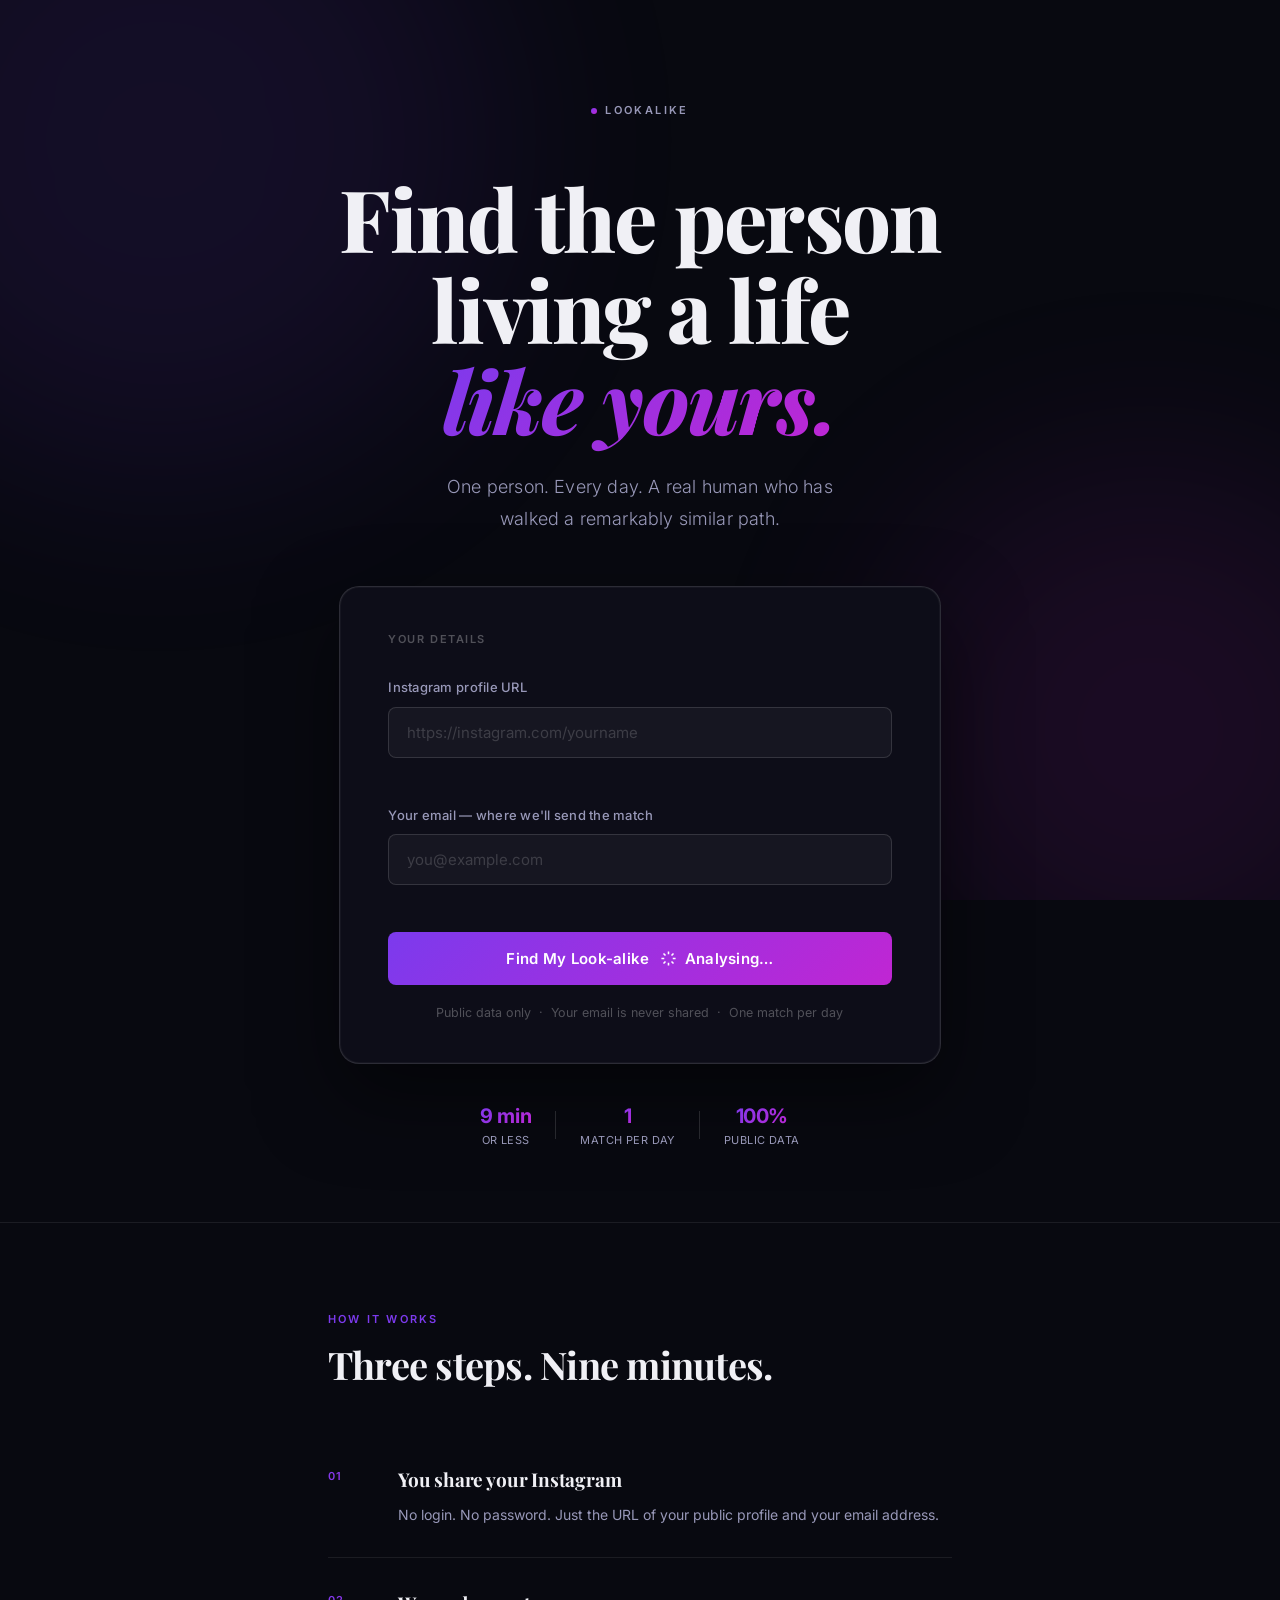
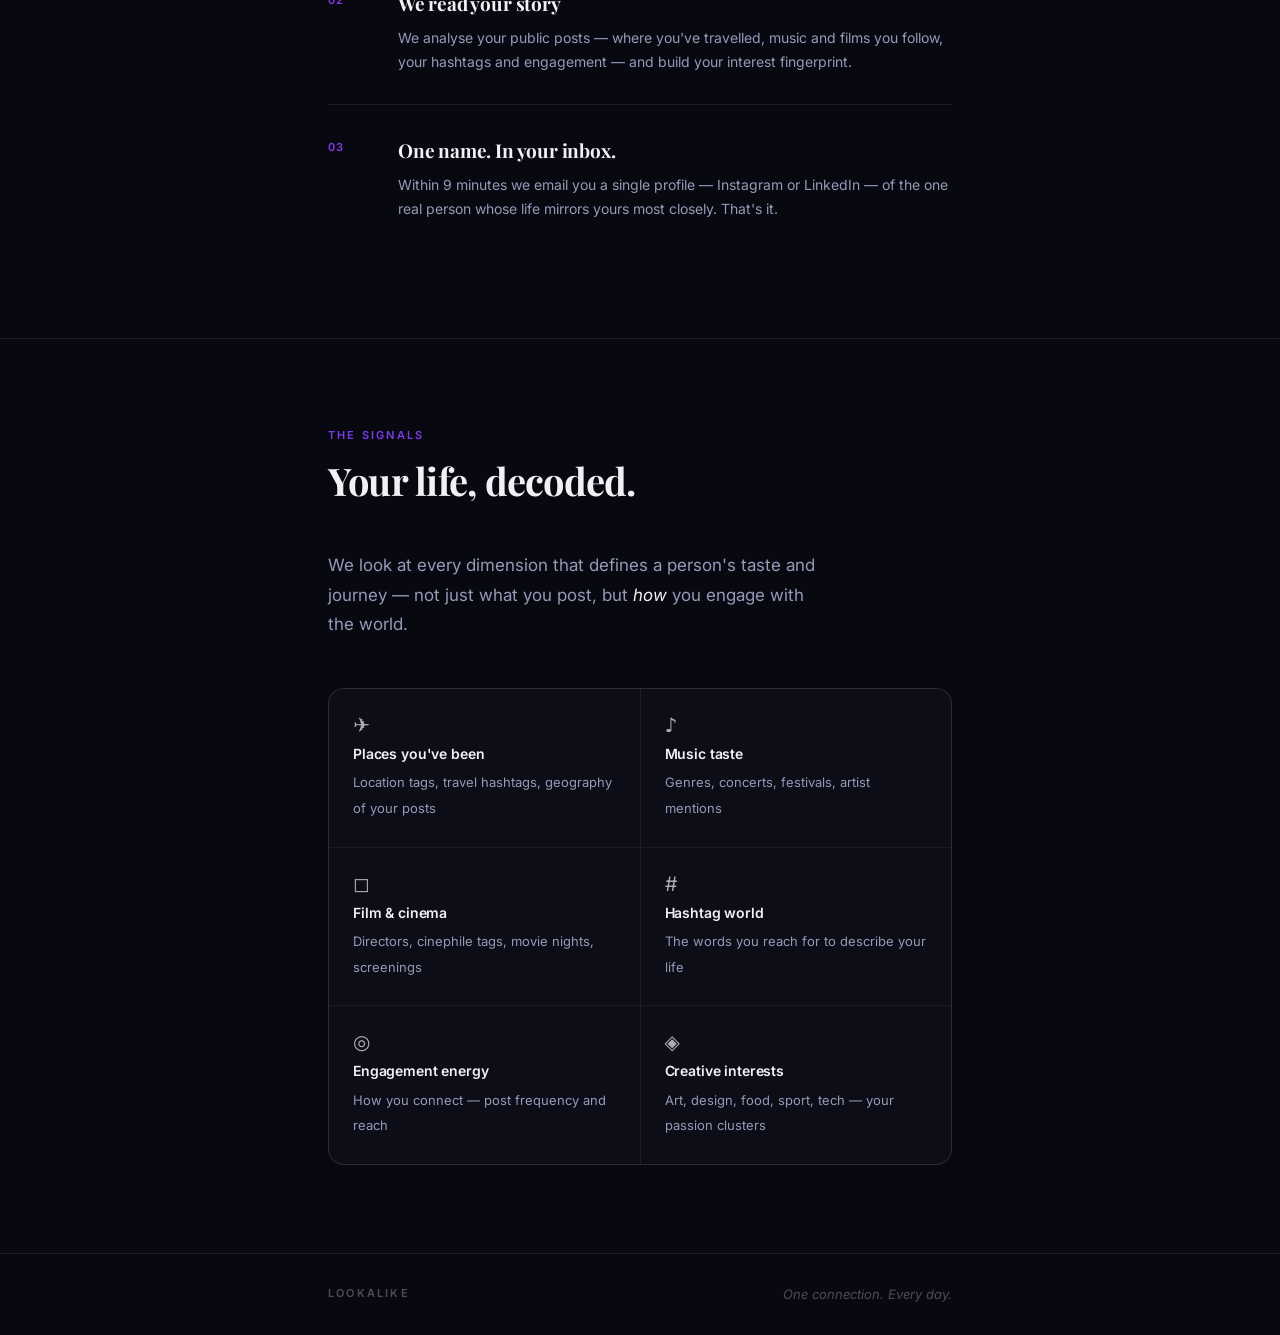
<file: index.html>
<!DOCTYPE html>
<html lang="en">
<head>
  <meta charset="UTF-8" />
  <meta name="viewport" content="width=device-width, initial-scale=1.0" />
  <title>LookAlike — Find the person living a life like yours</title>
  <meta name="description" content="Every day, one match. Drop your Instagram — in 9 minutes we email you one real person who has walked a remarkably similar path." />
  <meta property="og:type" content="website" />
  <meta property="og:title" content="LookAlike — Find the person living a life like yours" />
  <meta property="og:description" content="Every day, one match. Drop your Instagram link and we'll email you the one person who shares your exact mindset." />
  <meta name="twitter:card" content="summary_large_image" />
  <meta name="twitter:title" content="LookAlike — Find the person living a life like yours" />
  <meta name="twitter:description" content="One person. Every day. Someone who has walked a life like yours." />
  <link rel="preconnect" href="https://fonts.googleapis.com" />
  <link href="https://fonts.googleapis.com/css2?family=Playfair+Display:ital,wght@0,700;0,800;1,700&family=Inter:wght@300;400;500;600&display=swap" rel="stylesheet" />
  <style>
    :root{
      --bg:#080910;--bg-card:#0d0d18;--surface:rgba(255,255,255,.04);
      --border:rgba(255,255,255,.08);--border-hi:rgba(255,255,255,.13);
      --text:#f0f0f5;--text-2:#9898b8;--text-3:rgba(255,255,255,.28);
      --accent-a:#7c3aed;--accent-b:#c026d3;
      --grad:linear-gradient(135deg,#7c3aed,#c026d3);
      --red:#f87171;
      --font-d:'Playfair Display',Georgia,serif;
      --font-ui:'Inter',system-ui,sans-serif;
      --ease:cubic-bezier(.4,0,.2,1);
    }
    *,*::before,*::after{box-sizing:border-box;margin:0;padding:0}
    html{scroll-behavior:smooth}
    body{background:var(--bg);color:var(--text);font-family:var(--font-ui);font-size:16px;line-height:1.6;min-height:100vh;overflow-x:hidden;-webkit-font-smoothing:antialiased}

    /* Blobs */
    .ambient{position:fixed;inset:0;overflow:hidden;pointer-events:none;z-index:0}
    .blob{position:absolute;border-radius:50%;filter:blur(110px);opacity:.1}
    .blob-v{width:680px;height:680px;background:var(--accent-a);top:-200px;left:-180px;animation:pulse 18s ease-in-out infinite}
    .blob-f{width:540px;height:540px;background:var(--accent-b);bottom:-100px;right:-140px;animation:pulse 22s ease-in-out infinite reverse}
    @keyframes pulse{0%,100%{transform:scale(1) translate(0,0)}50%{transform:scale(1.1) translate(30px,-30px)}}

    .container{max-width:680px;margin:0 auto;padding:0 28px;position:relative;z-index:1}

    /* HERO */
    .hero{min-height:100vh;display:flex;align-items:center;padding:96px 0 72px;text-align:center}

    .wordmark{display:inline-flex;align-items:center;gap:8px;font-size:11px;font-weight:600;letter-spacing:.22em;text-transform:uppercase;color:var(--text-2);margin-bottom:52px}
    .dot{display:block;width:6px;height:6px;border-radius:50%;background:var(--grad)}

    .headline{font-family:var(--font-d);font-size:clamp(50px,9vw,86px);font-weight:800;line-height:1.06;letter-spacing:-.02em;margin-bottom:26px}
    .accent{font-style:italic;background:var(--grad);-webkit-background-clip:text;-webkit-text-fill-color:transparent;background-clip:text}

    .tagline{font-size:18px;font-weight:300;color:var(--text-2);line-height:1.75;max-width:440px;margin:0 auto 52px;letter-spacing:.01em}

    /* CARD */
    .card{background:var(--bg-card);border:1px solid var(--border-hi);border-radius:20px;padding:44px 48px 40px;text-align:left;box-shadow:0 32px 80px rgba(0,0,0,.5),0 0 0 1px rgba(255,255,255,.04) inset}
    @media(max-width:520px){.card{padding:28px 22px 24px}}

    .legend{font-size:11px;font-weight:600;letter-spacing:.14em;text-transform:uppercase;color:var(--text-3);margin-bottom:28px}
    .field{margin-bottom:22px}
    .field label{display:block;font-size:13px;font-weight:500;color:var(--text-2);margin-bottom:9px;letter-spacing:.02em}
    input[type=url],input[type=email]{display:block;width:100%;padding:15px 18px;background:rgba(255,255,255,.04);border:1px solid var(--border-hi);border-radius:8px;color:var(--text);font-family:var(--font-ui);font-size:15px;outline:none;transition:border-color .18s var(--ease),box-shadow .18s var(--ease)}
    input::placeholder{color:rgba(255,255,255,.17)}
    input:focus{border-color:var(--accent-a);box-shadow:0 0 0 3px rgba(124,58,237,.18)}
    input.err{border-color:var(--red);box-shadow:0 0 0 3px rgba(248,113,113,.14)}
    .ferr{display:block;color:var(--red);font-size:12.5px;margin-top:7px;min-height:18px}

    .btn{display:flex;align-items:center;justify-content:center;gap:10px;width:100%;padding:17px 24px;margin-top:8px;background:var(--grad);border:none;border-radius:8px;color:#fff;font-family:var(--font-ui);font-size:15px;font-weight:600;letter-spacing:.02em;cursor:pointer;transition:opacity .18s,transform .14s,box-shadow .18s}
    .btn:hover:not(:disabled){opacity:.87;transform:translateY(-2px);box-shadow:0 14px 40px rgba(124,58,237,.38)}
    .btn:active:not(:disabled){transform:translateY(0)}
    .btn:disabled{opacity:.5;cursor:not-allowed}
    .spin{width:17px;height:17px;animation:spin .8s linear infinite}
    @keyframes spin{to{transform:rotate(360deg)}}
    .footnote{text-align:center;color:var(--text-3);font-size:12.5px;margin-top:18px}

    /* SUCCESS */
    .success{text-align:center}
    .success-kicker{font-size:11px;font-weight:600;letter-spacing:.2em;text-transform:uppercase;color:var(--accent-a);margin-bottom:14px}
    .success-h{font-family:var(--font-d);font-size:clamp(26px,5vw,36px);font-weight:700;line-height:1.15;letter-spacing:-.02em;margin-bottom:16px}
    .success-p{font-size:16px;color:var(--text-2);line-height:1.75;margin-bottom:32px;max-width:380px;margin-left:auto;margin-right:auto}
    .prog-track{height:3px;background:rgba(255,255,255,.07);border-radius:100px;overflow:hidden;margin-bottom:10px}
    .prog-fill{height:100%;width:100%;background:var(--grad);border-radius:100px;transform-origin:left;transition:transform 1s linear}
    .prog-lbl{font-size:13px;color:var(--text-2);font-variant-numeric:tabular-nums}
    .success-fn{font-size:13px;color:var(--text-3);margin-top:10px}

    /* STATS */
    .stats{display:flex;align-items:center;justify-content:center;gap:24px;margin-top:36px}
    .stat{display:flex;flex-direction:column;align-items:center}
    .stat-n{font-size:20px;font-weight:700;letter-spacing:-.02em;background:var(--grad);-webkit-background-clip:text;-webkit-text-fill-color:transparent;background-clip:text}
    .stat-l{font-size:11px;color:var(--text-2);letter-spacing:.04em;text-transform:uppercase}
    .stat-div{width:1px;height:28px;background:var(--border-hi)}

    /* SECTIONS */
    .section{padding:88px 0;border-top:1px solid var(--border)}
    .kicker{font-size:11px;font-weight:600;letter-spacing:.2em;text-transform:uppercase;color:var(--accent-a);margin-bottom:14px}
    .sec-title{font-family:var(--font-d);font-size:clamp(26px,4vw,38px);font-weight:700;letter-spacing:-.02em;line-height:1.15;margin-bottom:48px}
    .sec-intro{font-size:17px;color:var(--text-2);line-height:1.75;max-width:500px;margin-bottom:48px}
    .sec-intro em{font-style:italic;color:var(--text)}

    /* STEPS */
    .steps{list-style:none}
    .step{padding:30px 0;border-bottom:1px solid var(--border);display:grid;grid-template-columns:48px 1fr;column-gap:22px}
    .step:last-child{border-bottom:none}
    .step-num{font-size:11px;font-weight:600;letter-spacing:.1em;text-transform:uppercase;background:var(--grad);-webkit-background-clip:text;-webkit-text-fill-color:transparent;background-clip:text;padding-top:4px}
    .step-title{font-family:var(--font-d);font-size:19px;font-weight:700;letter-spacing:-.01em;margin-bottom:8px}
    .step-body{font-size:14px;color:var(--text-2);line-height:1.7;grid-column:2}

    /* SIGNALS */
    .sig-grid{list-style:none;display:grid;grid-template-columns:repeat(2,1fr);gap:1px;background:var(--border);border:1px solid var(--border);border-radius:16px;overflow:hidden}
    @media(max-width:520px){.sig-grid{grid-template-columns:1fr}}
    .sig-item{background:var(--bg-card);padding:26px 24px;transition:background .18s}
    .sig-item:hover{background:rgba(124,58,237,.06)}
    .sig-icon{font-size:20px;line-height:1;margin-bottom:8px;display:block;opacity:.7}
    .sig-name{font-size:14px;font-weight:600;color:var(--text);letter-spacing:-.01em;display:block;margin-bottom:4px}
    .sig-desc{font-size:13px;color:var(--text-2);line-height:1.5}

    /* FOOTER */
    .footer{border-top:1px solid var(--border);padding:30px 0}
    .footer-inner{display:flex;align-items:center;justify-content:space-between;flex-wrap:wrap;gap:8px}
    .footer-brand{font-size:11px;font-weight:600;letter-spacing:.2em;color:var(--text-3)}
    .footer-copy{font-size:13px;color:var(--text-3);font-style:italic}
  </style>
</head>
<body>

<div class="ambient" aria-hidden="true">
  <div class="blob blob-v"></div>
  <div class="blob blob-f"></div>
</div>

<!-- HERO -->
<main class="hero">
  <div class="container">

    <div class="wordmark">
      <span class="dot"></span>
      LOOKALIKE
    </div>

    <h1 class="headline">
      Find the person<br />
      living a life<br />
      <em class="accent">like&nbsp;yours.</em>
    </h1>

    <p class="tagline">
      One person. Every day. A real human who has<br />
      walked a remarkably similar path.
    </p>

    <!-- FORM CARD -->
    <div class="card">

      <form id="form" novalidate>
        <p class="legend">Your details</p>

        <div class="field">
          <label for="ig">Instagram profile URL</label>
          <input type="url" id="ig" name="instagram_url" placeholder="https://instagram.com/yourname" autocomplete="off" spellcheck="false" />
          <span class="ferr" id="ig-err"></span>
        </div>

        <div class="field">
          <label for="em">Your email &mdash; where we'll send the match</label>
          <input type="email" id="em" name="email" placeholder="you@example.com" />
          <span class="ferr" id="em-err"></span>
        </div>

        <button type="submit" class="btn" id="btn">
          <span id="btn-label">Find My Look-alike</span>
          <span id="btn-loading" hidden style="display:flex;align-items:center;gap:8px">
            <svg class="spin" viewBox="0 0 24 24" fill="none" stroke="currentColor" stroke-width="2.2">
              <path d="M12 2v4M12 18v4M4.93 4.93l2.83 2.83M16.24 16.24l2.83 2.83M2 12h4M18 12h4M4.93 19.07l2.83-2.83M16.24 7.76l2.83-2.83"/>
            </svg>
            Analysing&hellip;
          </span>
        </button>

        <p class="footnote">Public data only &nbsp;&middot;&nbsp; Your email is never shared &nbsp;&middot;&nbsp; One match per day</p>
      </form>

      <!-- SUCCESS -->
      <div id="success" hidden>
        <p class="success-kicker">You're in.</p>
        <h2 class="success-h">We're searching<br />for your look-alike.</h2>
        <p class="success-p">Expect an email within <strong>9&nbsp;minutes</strong> with one Instagram or LinkedIn profile &mdash; the person who matches your journey most closely.</p>
        <div style="margin-bottom:16px">
          <div class="prog-track"><div class="prog-fill" id="prog"></div></div>
          <div class="prog-lbl" id="prog-lbl">9:00 remaining</div>
        </div>
        <p class="success-fn">Nothing? Check your spam folder.</p>
      </div>

    </div>

    <div class="stats">
      <div class="stat"><span class="stat-n">9 min</span><span class="stat-l">or less</span></div>
      <div class="stat-div"></div>
      <div class="stat"><span class="stat-n">1</span><span class="stat-l">match per day</span></div>
      <div class="stat-div"></div>
      <div class="stat"><span class="stat-n">100%</span><span class="stat-l">public data</span></div>
    </div>

  </div>
</main>

<!-- HOW IT WORKS -->
<section class="section">
  <div class="container">
    <p class="kicker">How it works</p>
    <h2 class="sec-title">Three steps. Nine minutes.</h2>
    <ol class="steps" role="list">
      <li class="step">
        <span class="step-num">01</span>
        <div>
          <h3 class="step-title">You share your Instagram</h3>
          <p class="step-body">No login. No password. Just the URL of your public profile and your email address.</p>
        </div>
      </li>
      <li class="step">
        <span class="step-num">02</span>
        <div>
          <h3 class="step-title">We read your story</h3>
          <p class="step-body">We analyse your public posts &mdash; where you've travelled, music and films you follow, your hashtags and engagement &mdash; and build your interest fingerprint.</p>
        </div>
      </li>
      <li class="step">
        <span class="step-num">03</span>
        <div>
          <h3 class="step-title">One name. In your inbox.</h3>
          <p class="step-body">Within 9 minutes we email you a single profile &mdash; Instagram or LinkedIn &mdash; of the one real person whose life mirrors yours most closely. That's it.</p>
        </div>
      </li>
    </ol>
  </div>
</section>

<!-- SIGNALS -->
<section class="section">
  <div class="container">
    <p class="kicker">The signals</p>
    <h2 class="sec-title">Your life, decoded.</h2>
    <p class="sec-intro">We look at every dimension that defines a person's taste and journey &mdash; not just what you post, but <em>how</em> you engage with the world.</p>
    <ul class="sig-grid" role="list">
      <li class="sig-item"><span class="sig-icon">✈</span><span class="sig-name">Places you've been</span><span class="sig-desc">Location tags, travel hashtags, geography of your posts</span></li>
      <li class="sig-item"><span class="sig-icon">♪</span><span class="sig-name">Music taste</span><span class="sig-desc">Genres, concerts, festivals, artist mentions</span></li>
      <li class="sig-item"><span class="sig-icon">◻</span><span class="sig-name">Film &amp; cinema</span><span class="sig-desc">Directors, cinephile tags, movie nights, screenings</span></li>
      <li class="sig-item"><span class="sig-icon">#</span><span class="sig-name">Hashtag world</span><span class="sig-desc">The words you reach for to describe your life</span></li>
      <li class="sig-item"><span class="sig-icon">◎</span><span class="sig-name">Engagement energy</span><span class="sig-desc">How you connect &mdash; post frequency and reach</span></li>
      <li class="sig-item"><span class="sig-icon">◈</span><span class="sig-name">Creative interests</span><span class="sig-desc">Art, design, food, sport, tech &mdash; your passion clusters</span></li>
    </ul>
  </div>
</section>

<!-- FOOTER -->
<footer class="footer">
  <div class="container footer-inner">
    <span class="footer-brand">LOOKALIKE</span>
    <span class="footer-copy">One connection. Every day.</span>
  </div>
</footer>

<script>
(function(){
  const form=document.getElementById('form');
  const btn=document.getElementById('btn');
  const btnLbl=document.getElementById('btn-label');
  const btnLd=document.getElementById('btn-loading');
  const successEl=document.getElementById('success');
  const progEl=document.getElementById('prog');
  const progLbl=document.getElementById('prog-lbl');

  function clearErrors(){
    ['ig','em'].forEach(function(id){
      document.getElementById(id+'-err').textContent='';
      document.getElementById(id).classList.remove('err');
    });
  }
  function showErr(id,msg){
    document.getElementById(id+'-err').textContent=msg;
    document.getElementById(id).classList.add('err');
  }
  function setLoading(on){
    btn.disabled=on;
    btnLbl.hidden=on;
    btnLd.hidden=!on;
  }

  var BACKEND='https://epikvarun-lookalike.onrender.com';

  form.addEventListener('submit',async function(e){
    e.preventDefault();
    clearErrors();
    var ig=document.getElementById('ig').value.trim();
    var em=document.getElementById('em').value.trim();
    var ok=true;
    if(!ig){showErr('ig','Please enter your Instagram profile URL.');ok=false;}
    else if(!/instagram\.com\/[A-Za-z0-9_.]+/.test(ig)){showErr('ig','Enter a valid Instagram URL e.g. https://instagram.com/yourname');ok=false;}
    if(!em){showErr('em','Please enter your email address.');ok=false;}
    else if(!/^[^@]+@[^@]+\.[^@]+$/.test(em)){showErr('em','Please enter a valid email address.');ok=false;}
    if(!ok)return;
    setLoading(true);
    var fd=new FormData();
    fd.append('instagram_url',ig);
    fd.append('email',em);
    var data;
    try{
      var res=await fetch(BACKEND+'/submit/',{method:'POST',body:fd});
      data=await res.json();
    }catch(err){
      showErr('ig','Could not reach the server. Please try again in a moment.');
      setLoading(false);
      return;
    }
    if(data.success){
      form.hidden=true;
      successEl.hidden=false;
      startCountdown(9*60);
      pollStatus(data.submission_id);
    }else{
      var errs=data.errors||{};
      if(errs.instagram_url)showErr('ig',errs.instagram_url);
      if(errs.email)showErr('em',errs.email);
      setLoading(false);
    }
  });

  function pollStatus(id){
    var attempts=0;
    var t=setInterval(async function(){
      if(++attempts>72){clearInterval(t);return;}
      try{
        var res=await fetch(BACKEND+'/status/'+id+'/');
        var data=await res.json();
        if(data.status==='matched'||data.status==='waiting'){
          clearInterval(t);
          progEl.style.transform='scaleX(0)';
          progLbl.textContent='Done — check your inbox now.';
        }else if(data.status==='failed'){
          clearInterval(t);
          progLbl.textContent='Something went wrong. Please try again.';
        }
      }catch(x){}
    },10000);
  }

  function startCountdown(total){
    var remaining=total;
    (function tick(){
      var ratio=remaining/total;
      progEl.style.transform='scaleX('+ratio+')';
      var m=Math.floor(remaining/60),s=remaining%60;
      progLbl.textContent=remaining>0?m+':'+String(s).padStart(2,'0')+' remaining':'Done — check your inbox!';
      if(remaining>0){remaining--;setTimeout(tick,1000);}
    })();
  }
})();
</script>

</body>
</html>
</file>
